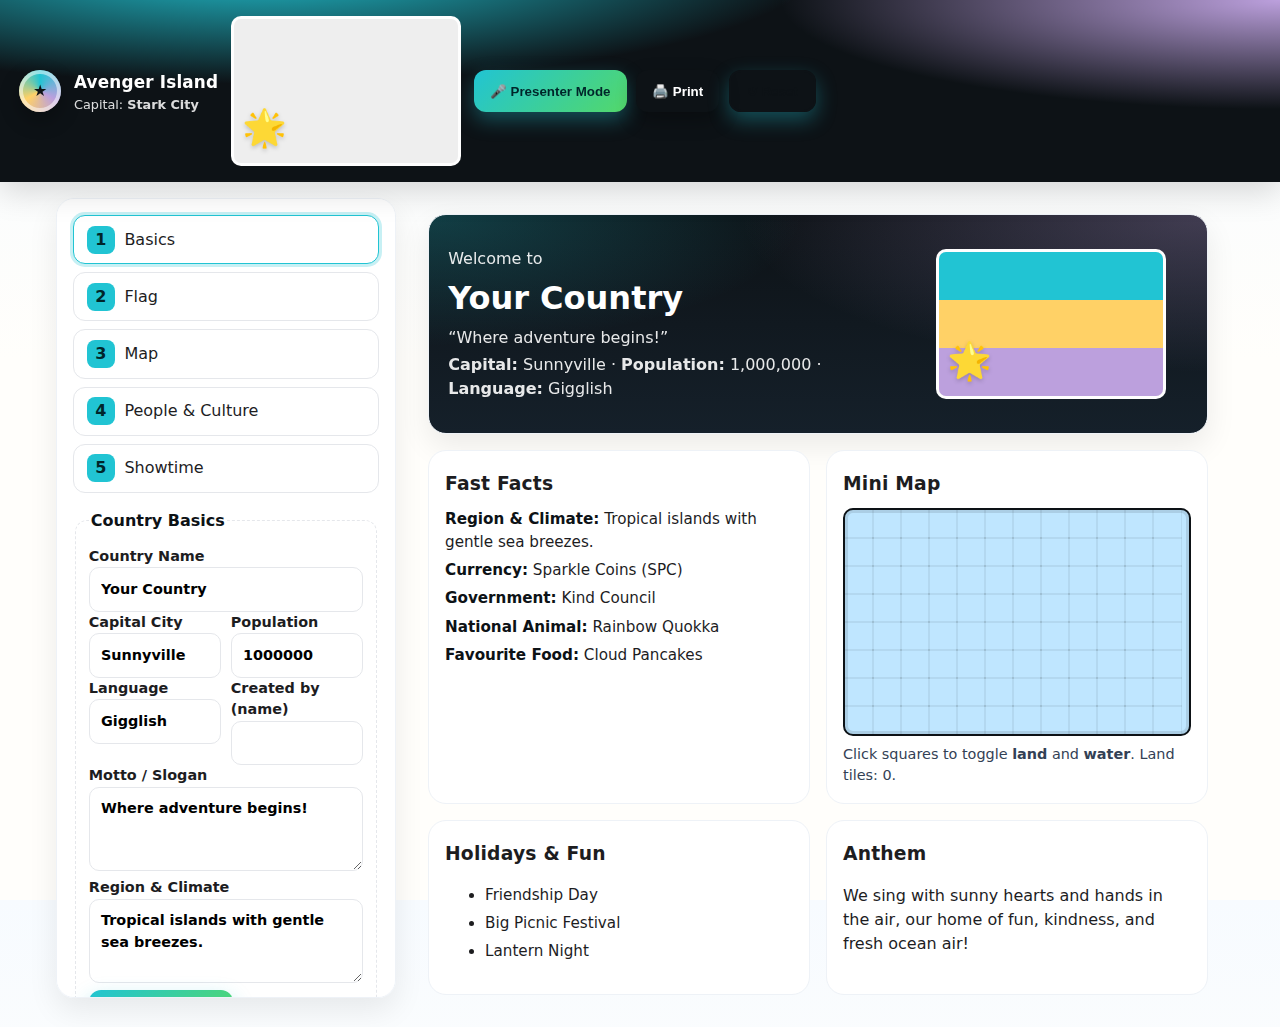
<file: Buildyourown.html>
<!DOCTYPE html>
<html lang="en-AU">
<head>
  <meta charset="UTF-8" />
  <meta name="viewport" content="width=device-width, initial-scale=1" />
  <title>Design‑A‑Country — Interactive Kids Presentation</title>
  <meta name="description" content="A fun, kid‑friendly website template to design your own country with a live preview, flag maker, mini map builder, and presenter mode."/>
  <style>
    :root{
      --ink:#1d1d1f;
      --bg:#fffefb;
      --card:#ffffff;
      --muted:#6b7280;
      --brand:#21c4d3;         /* playful cyan (Lachie fav) */
      --brand-2:#bca0dd;       /* lilac nod */
      --brand-3:#ffd166;       /* sunny */
      --accent:#53d86a;        /* happy green */
      --danger:#ef4444;
      --ring: 0 0 0 3px rgba(33,196,211,.25);
      --radius:18px;
      --shadow:0 12px 30px rgba(0,0,0,.08);
      --grid-w: 12; /* map grid width */
      --grid-h: 8;  /* map grid height */
    }

    *{box-sizing:border-box}
    html,body{height:100%}
    body{
      margin:0; font:16px/1.5 system-ui, -apple-system, Segoe UI, Roboto, "Helvetica Neue", Arial, "Noto Sans", "Apple Color Emoji", "Segoe UI Emoji";
      color:var(--ink); background:linear-gradient(180deg,#f7fbff, #fffefb 40%);
    }

    .app{
      display:grid; grid-template-columns: 340px 1fr; gap:1rem; padding:1rem; max-width:1200px; margin:0 auto 6rem;
    }

    header.topbar{
      position:sticky; top:0; z-index:5; background:radial-gradient(80% 120% at 20% -20%, var(--brand) 0%, transparent 55%),
                 radial-gradient(65% 100% at 100% 0%, var(--brand-2) 0%, transparent 60%), #0d1216;
      color:#fff; padding:1rem 1.2rem; display:flex; align-items:center; gap:.8rem; box-shadow:0 10px 30px rgba(0,0,0,.15);
    }
    header.topbar .logo{
      width:42px; height:42px; border-radius:50%; background:conic-gradient(from 0deg, var(--brand), var(--brand-2), var(--brand-3), var(--brand));
      box-shadow: inset 0 0 0 4px rgba(255,255,255,.5), 0 8px 20px rgba(0,0,0,.3);
      display:grid; place-items:center; font-weight:900; color:#0d1216;
    }
    header.topbar h1{ font-size:1.05rem; margin:.1rem 0 0; letter-spacing:.2px }
    header.topbar small{opacity:.85; display:block; font-size:.8rem}

    .card{ background:var(--card); border-radius:var(--radius); box-shadow:var(--shadow); border:1px solid #eef2f7 }

    /* Sidebar */
    .sidebar{ padding:1rem; position:sticky; top:84px; align-self:start; max-height: calc(100dvh - 100px); overflow:auto }
    .stepper{ display:grid; gap:.5rem; margin:0 0 1rem }
    .stepper button{
      all:unset; display:flex; align-items:center; gap:.6rem; padding:.6rem .8rem; border:1px solid #e5e7eb; border-radius:12px; cursor:pointer; background:#fff;
    }
    .stepper button.active{ border-color:var(--brand); box-shadow:var(--ring) }
    .stepper .n{ width:28px; height:28px; border-radius:8px; display:grid; place-items:center; font-weight:800; background:var(--brand); color:#00262a }

    .controls{ display:grid; gap:.9rem }
    .controls fieldset{ border:1px dashed #e5e7eb; border-radius:12px; padding:.8rem }
    .controls legend{ font-weight:800; color:#0d1216 }
    .row{ display:grid; grid-template-columns: 1fr 1fr; gap:.6rem }
    label{ display:block; font-weight:700; font-size:.9rem }
    input[type="text"], input[type="number"], textarea, select{
      width:100%; padding:.65rem .7rem; border:1px solid #e5e7eb; border-radius:10px; background:#fff; font:inherit;
    }
    textarea{ min-height:84px; resize:vertical }
    input[type="color"]{ width:100%; height:40px; padding:0; border:1px solid #e5e7eb; border-radius:10px; background:#fff }

    .btn{
      appearance:none; border:none; background:linear-gradient(135deg, var(--brand), var(--accent)); color:#00262a; font-weight:900;
      padding:.7rem 1rem; border-radius:12px; cursor:pointer; box-shadow:0 8px 20px rgba(33,196,211,.35);
    }
    .btn.secondary{ background:#0d1216; color:#fff; box-shadow:0 8px 20px rgba(0,0,0,.3) }
    .btn.outline{ background:transparent; border:2px solid #0d1216; color:#0d1216 }
    .actions{ display:flex; gap:.6rem; flex-wrap:wrap }

    /* Preview */
    .preview{ padding:1rem; display:grid; gap:1rem }
    .hero{
      background: radial-gradient(80% 100% at 0% 0%, rgba(33,196,211,.25), transparent 60%),
                 radial-gradient(100% 120% at 100% 0%, rgba(188,160,221,.3), transparent 60%),
                 linear-gradient(180deg,#0d1216,#15202a);
      color:#fff; border-radius:var(--radius); overflow:hidden; display:grid; grid-template-columns: 1.2fr .8fr; min-height:220px; align-items:center;
    }
    .hero .info{ padding:1.2rem 1.2rem }
    .hero h2{ font-size:2rem; margin:.2rem 0 }
    .hero p{ margin:.2rem 0; opacity:.9 }
    .hero .flag-wrap{ display:grid; place-items:center; padding:1rem }
    .flag{ width:230px; height:150px; border-radius:10px; overflow:hidden; border:3px solid rgba(255,255,255,.9); position:relative; background:#eee }
    .flag .emblem{ position:absolute; inset:auto auto 8px 8px; font-size:36px; filter:drop-shadow(0 2px 2px rgba(0,0,0,.2)) }

    .brochure{ display:grid; grid-template-columns: 1fr 1fr; gap:1rem }
    .panel{ padding:1rem; border:1px solid #eef2f7; border-radius:var(--radius); background:#fff }
    .panel h3{ margin:.2rem 0 .6rem; letter-spacing:.2px }
    .facts{ display:grid; gap:.35rem; font-size:.95rem }
    .facts strong{ color:#0d1216 }

    /* Map builder */
    .map-wrap{ display:grid; gap:.5rem }
    .map-grid{ --tile:28px; display:grid; grid-template-columns: repeat(var(--grid-w), var(--tile)); grid-auto-rows: var(--tile);
      background:var(--water,#bfe6ff); border:2px solid #0d1216; border-radius:10px; overflow:hidden; box-shadow: inset 0 0 0 3px rgba(0,0,0,.1);
    }
    .cell{ background:transparent; outline:1px solid rgba(0,0,0,.06) }
    .cell.land{ background:var(--land,#86d38c) }
    .map-legend{ font-size:.9rem; color:#334155 }

    /* Presenter mode */
    .presenter{ position:fixed; inset:0; background:#0b1116; color:#fff; z-index:50; display:none; flex-direction:column }
    .presenter.on{ display:flex }
    .presenter .stage{ flex:1; display:grid; place-items:center; padding:2rem }
    .slide{ width:min(1000px, 96vw); background:#0d1216; border:1px solid #2a3a46; border-radius:22px; box-shadow:0 30px 80px rgba(0,0,0,.5); overflow:hidden }
    .slide .title{ padding:2rem; background:linear-gradient(135deg, rgba(33,196,211,.25), rgba(188,160,221,.15)); border-bottom:1px solid #253341 }
    .slide .content{ padding:2rem; display:grid; gap:1rem }
    .slide .flag{ width:300px; height:200px; border:5px solid rgba(255,255,255,.8) }

    .presenter .controls{ padding:1rem; background:#070c10; border-top:1px solid #253341; display:flex; gap:.6rem; justify-content:center }

    /* Confetti */
    .confetti{ position:fixed; top:-10px; width:10px; height:14px; pointer-events:none; opacity:.9; animation:fall 2.8s linear forwards }
    @keyframes fall{ to{ transform: translateY(110vh) rotate(720deg) } }

    /* Print */
    @media print{
      header.topbar, .sidebar, .actions, .presenter{ display:none !important }
      .app{ grid-template-columns: 1fr; margin:0; padding:0 }
      .preview{ padding:0 }
      .panel{ break-inside:avoid }
    }

    /* Small screens */
    @media (max-width: 900px){
      .app{ grid-template-columns: 1fr; }
      .hero{ grid-template-columns: 1fr; text-align:center }
      .hero .flag-wrap{ order:-1 }
      .sidebar{ position:static; max-height:unset }
    }
  </style>
</head>
<body>
<header class="topbar">
  <div class="brand" style="display:flex;align-items:center;gap:.8rem">
    <div class="logo" aria-hidden="true">★</div>
    <div class="title">
      <h1 id="hdr-name">Avenger Island</h1>
      <small>Capital: <strong id="hdr-capital">Stark City</strong></small>
    </div>
  </div>

  <!-- Flag on the right of the header -->
  <div class="hero-flag">
    <div class="flag" id="hdr-flag">
      <div class="stripe" data-i="0"></div>
      <div class="stripe" data-i="1"></div>
      <div class="stripe" data-i="2"></div>
      <div class="emblem" id="hdr-emblem">🌟</div>
    </div>
  </div>

  <div class="actions">
    <button class="btn" id="btn-present">🎤 Presenter Mode</button>
    <button class="btn secondary" id="btn-print">🖨️ Print</button>
    <button class="btn outline" id="btn-reset">↺ Reset</button>
  </div>
</header>

  <main class="app">
    <!-- Sidebar: steps & inputs -->
    <aside class="sidebar card" aria-label="Builder">
      <nav class="stepper" id="stepper"></nav>
      <div class="controls" id="controls"></div>
    </aside>

    <!-- Live Preview -->
    <section class="preview">
      <section class="hero card">
        <div class="info">
          <p>Welcome to</p>
          <h2 id="pv-name">Your Country</h2>
          <p id="pv-motto">“Where adventure begins!”</p>
          <p><strong>Capital:</strong> <span id="pv-capital">Sunnyville</span> · <strong>Population:</strong> <span id="pv-pop">1,000,000</span> · <strong>Language:</strong> <span id="pv-lang">Gigglish</span></p>
        </div>
        <div class="flag-wrap">
          <div class="flag" id="pv-flag">
            <div class="stripe" data-i="0"></div>
            <div class="stripe" data-i="1"></div>
            <div class="stripe" data-i="2"></div>
            <div class="emblem" id="pv-emblem">🌟</div>
          </div>
        </div>
      </section>

      <div class="brochure">
        <article class="panel">
          <h3>Fast Facts</h3>
          <div class="facts">
            <div><strong>Region & Climate:</strong> <span id="pv-climate">Tropical islands with gentle sea breezes.</span></div>
            <div><strong>Currency:</strong> <span id="pv-currency">Sparkle Coins (SPC)</span></div>
            <div><strong>Government:</strong> <span id="pv-gov">Kind Council</span></div>
            <div><strong>National Animal:</strong> <span id="pv-animal">Rainbow Quokka</span></div>
            <div><strong>Favourite Food:</strong> <span id="pv-food">Cloud Pancakes</span></div>
          </div>
        </article>

        <article class="panel">
          <h3>Mini Map</h3>
          <div class="map-wrap">
            <div class="map-grid" id="map"></div>
            <div class="map-legend">Click squares to toggle <strong>land</strong> and <strong>water</strong>. Land tiles: <span id="land-count">0</span>.</div>
          </div>
        </article>

        <article class="panel">
          <h3>Holidays & Fun</h3>
          <ul id="pv-holidays" class="facts"></ul>
        </article>

        <article class="panel">
          <h3>Anthem</h3>
          <p id="pv-anthem">We sing with sunny hearts and hands in the air, our home of fun, kindness, and fresh ocean air!</p>
        </article>
      </div>
    </section>
  </main>

  <!-- Presenter overlay -->
  <section class="presenter" id="presenter" aria-hidden="true">
    <div class="stage">
      <div class="slide" id="slide">
        <div class="title">
          <h2 id="show-title">Welcome to Your Country</h2>
          <p id="show-sub">Capital: <span id="show-capital">Sunnyville</span> • Language: <span id="show-lang">Gigglish</span></p>
        </div>
        <div class="content">
          <div style="display:flex; gap:1.2rem; align-items:center; flex-wrap:wrap">
            <div class="flag" id="show-flag">
              <div class="stripe" data-i="0"></div>
              <div class="stripe" data-i="1"></div>
              <div class="stripe" data-i="2"></div>
              <div class="emblem" id="show-emblem">🌟</div>
            </div>
            <div>
              <p id="show-motto" style="font-size:1.3rem; opacity:.9"></p>
              <p><strong>Currency:</strong> <span id="show-currency"></span></p>
              <p><strong>Government:</strong> <span id="show-gov"></span></p>
              <p><strong>Animal:</strong> <span id="show-animal"></span> • <strong>Food:</strong> <span id="show-food"></span></p>
            </div>
          </div>
          <div>
            <h3>Holidays</h3>
            <ul id="show-holidays"></ul>
          </div>
        </div>
      </div>
    </div>
    <div class="controls">
      <button class="btn" id="prev-slide">◀ Prev</button>
      <button class="btn" id="next-slide">Next ▶</button>
      <button class="btn secondary" id="close-present">Close ✖</button>
    </div>
  </section>

  <script>
    // ---------- Data Model ----------
    const model = {
      basics: {
        name: 'Your Country', capital: 'Sunnyville', population: 1000000,
        language: 'Gigglish', motto: 'Where adventure begins!', climate: 'Tropical islands with gentle sea breezes.',
        createdBy: ''
      },
      flag: { layout: 'three-horizontal', c1: '#21c4d3', c2: '#ffd166', c3: '#bca0dd', emblem: '🌟' },
      culture: { currency: 'Sparkle Coins (SPC)', government: 'Kind Council', animal: 'Rainbow Quokka', food: 'Cloud Pancakes', anthem: 'We sing with sunny hearts and hands in the air, our home of fun, kindness, and fresh ocean air!', holidays: ['Friendship Day', 'Big Picnic Festival', 'Lantern Night'] },
      map: { w: parseInt(getComputedStyle(document.documentElement).getPropertyValue('--grid-w')), h: parseInt(getComputedStyle(document.documentElement).getPropertyValue('--grid-h')), landColor:'#86d38c', waterColor:'#bfe6ff', cells: [] },
    };

    // Populate map cells default (water)
    model.map.cells = Array.from({length: model.map.w * model.map.h}, () => 0);

    // ---------- Utilities ----------
    const $ = (sel, root=document) => root.querySelector(sel);
    const $$ = (sel, root=document) => [...root.querySelectorAll(sel)];

    const save = () => { localStorage.setItem('design-country-v1', JSON.stringify(model)); };
    const load = () => {
      try{ const d = JSON.parse(localStorage.getItem('design-country-v1')); if(d){ Object.assign(model.basics, d.basics||{}); Object.assign(model.flag, d.flag||{}); Object.assign(model.culture, d.culture||{}); if(d.map){ Object.assign(model.map, d.map); } } }
      catch(e){}
    };

    const randOf = arr => arr[Math.floor(Math.random()*arr.length)];

    // ---------- Stepper + Forms ----------
    const steps = [
      { id:'basics', label:'Basics' },
      { id:'flag', label:'Flag' },
      { id:'map', label:'Map' },
      { id:'culture', label:'People & Culture' },
      { id:'show', label:'Showtime' },
    ];

    function renderStepper(activeId='basics'){
      const stepper = $('#stepper');
      stepper.innerHTML = steps.map((s,i)=>
        `<button class="${s.id===activeId?'active':''}" data-goto="${s.id}"><span class="n">${i+1}</span>${s.label}</button>`
      ).join('');
      stepper.addEventListener('click', e=>{
        const b = e.target.closest('button[data-goto]');
        if(!b) return; renderControls(b.dataset.goto); $$('#stepper button').forEach(x=>x.classList.remove('active')); b.classList.add('active');
      }, {once:true});
    }

    function renderControls(section='basics'){
      const c = $('#controls');
      if(section==='basics'){
        c.innerHTML = `
          <fieldset><legend>Country Basics</legend>
            <label>Country Name<input id="in-name" type="text" placeholder="e.g., Starland" value="${model.basics.name}"></label>
            <div class="row">
              <label>Capital City<input id="in-cap" type="text" value="${model.basics.capital}"></label>
              <label>Population<input id="in-pop" type="number" min="1" value="${model.basics.population}"></label>
            </div>
            <div class="row">
              <label>Language<input id="in-lang" type="text" value="${model.basics.language}"></label>
              <label>Created by (name)<input id="in-by" type="text" value="${model.basics.createdBy||''}"></label>
            </div>
            <label>Motto / Slogan<textarea id="in-motto">${model.basics.motto}</textarea></label>
            <label>Region & Climate<textarea id="in-climate">${model.basics.climate}</textarea></label>
            <div class="actions">
              <button class="btn" id="btn-ideas-basics">🎲 Random ideas</button>
            </div>
          </fieldset>`;
        $('#in-name').addEventListener('input', e=>{ model.basics.name = e.target.value; sync(); save(); });
        $('#in-cap').addEventListener('input', e=>{ model.basics.capital = e.target.value; sync(); save(); });
        $('#in-pop').addEventListener('input', e=>{ model.basics.population = +e.target.value||0; sync(); save(); });
        $('#in-lang').addEventListener('input', e=>{ model.basics.language = e.target.value; sync(); save(); });
        $('#in-by').addEventListener('input', e=>{ model.basics.createdBy = e.target.value; save(); });
        $('#in-motto').addEventListener('input', e=>{ model.basics.motto = e.target.value; sync(); save(); });
        $('#in-climate').addEventListener('input', e=>{ model.basics.climate = e.target.value; sync(); save(); });
        $('#btn-ideas-basics').addEventListener('click', ()=>{
          model.basics.name = randOf(['Cyan Shores','Lilac Peak','Sunny Archipelago','Aurora Isles','Quokka Quay','Starlight Republic']);
          model.basics.capital = randOf(['Brighton Bay','Cloud City','Aurora Point','Willow Town']);
          model.basics.language = randOf(['Gigglish','Auralian','SunSpeak','Code-ish']);
          model.basics.motto = randOf(['Where adventure begins!','Be kind. Be brave. Be curious.','Dream it, build it, share it.']);
          sync(); renderControls('basics'); save();
        });
      }
      if(section==='flag'){
        c.innerHTML = `
          <fieldset><legend>Flag Designer</legend>
            <div class="row">
              <label>Layout
                <select id="in-layout">
                  <option value="solid">Solid</option>
                  <option value="two-horizontal">Two stripes (horizontal)</option>
                  <option value="three-horizontal">Three stripes (horizontal)</option>
                  <option value="three-vertical">Three stripes (vertical)</option>
                </select>
              </label>
              <label>Emblem (emoji)
                <input id="in-emblem" type="text" maxlength="3" value="${model.flag.emblem}">
              </label>
            </div>
            <div class="row">
              <label>Colour 1<input id="c1" type="color" value="${model.flag.c1}"></label>
              <label>Colour 2<input id="c2" type="color" value="${model.flag.c2}"></label>
            </div>
            <div class="row">
              <label>Colour 3<input id="c3" type="color" value="${model.flag.c3}"></label>
              <label>—</label>
            </div>
            <div class="actions">
              <button class="btn" id="btn-ideas-flag">🎲 Random flag</button>
            </div>
          </fieldset>`;
        $('#in-layout').value = model.flag.layout;
        $('#in-layout').addEventListener('change', e=>{ model.flag.layout = e.target.value; syncFlag(); save(); })
        $('#in-emblem').addEventListener('input', e=>{ model.flag.emblem = e.target.value || '🌟'; syncFlag(); save(); })
        $('#c1').addEventListener('input', e=>{ model.flag.c1 = e.target.value; syncFlag(); save(); })
        $('#c2').addEventListener('input', e=>{ model.flag.c2 = e.target.value; syncFlag(); save(); })
        $('#c3').addEventListener('input', e=>{ model.flag.c3 = e.target.value; syncFlag(); save(); })
        $('#btn-ideas-flag').addEventListener('click', ()=>{
          const palettes = [
            ['#21c4d3','#ffd166','#bca0dd'],
            ['#ff9d7d','#7cde7b','#7ab8ff'],
            ['#ff7b54','#ffd166','#0ea5e9'],
            ['#111827','#22d3ee','#fde047']
          ];
          [model.flag.c1, model.flag.c2, model.flag.c3] = randOf(palettes);
          model.flag.layout = randOf(['solid','two-horizontal','three-horizontal','three-vertical']);
          model.flag.emblem = randOf(['🌟','🦘','🦄','🐬','🛡️','⚡','🌈']);
          syncFlag(); renderControls('flag'); save();
        });
      }
      if(section==='map'){
        c.innerHTML = `
          <fieldset><legend>Mini Map Builder</legend>
            <div class="row">
              <label>Land Colour<input id="land-color" type="color" value="${model.map.landColor}"></label>
              <label>Water Colour<input id="water-color" type="color" value="${model.map.waterColor}"></label>
            </div>
            <div class="row">
              <label>Width (tiles)<input id="map-w" type="number" min="6" max="24" value="${model.map.w}"></label>
              <label>Height (tiles)<input id="map-h" type="number" min="4" max="16" value="${model.map.h}"></label>
            </div>
            <div class="actions">
              <button class="btn" id="map-clear">🧹 Clear Map</button>
              <button class="btn secondary" id="map-random">✨ Random Islands</button>
            </div>
          </fieldset>`;
        $('#land-color').addEventListener('input', e=>{ model.map.landColor = e.target.value; syncMapColours(); save(); });
        $('#water-color').addEventListener('input', e=>{ model.map.waterColor = e.target.value; syncMapColours(); save(); });
        $('#map-w').addEventListener('change', e=>{ resizeMap(+e.target.value, model.map.h); });
        $('#map-h').addEventListener('change', e=>{ resizeMap(model.map.w, +e.target.value); });
        $('#map-clear').addEventListener('click', ()=>{ model.map.cells = model.map.cells.map(()=>0); renderMap(); sync(); save(); });
        $('#map-random').addEventListener('click', ()=>{ randomIslands(); renderMap(); sync(); save(); confetti(); });
      }
      if(section==='culture'){
        c.innerHTML = `
          <fieldset><legend>People & Culture</legend>
            <div class="row">
              <label>Currency<input id="in-currency" type="text" value="${model.culture.currency}"></label>
              <label>Government<input id="in-gov" type="text" value="${model.culture.government}"></label>
            </div>
            <div class="row">
              <label>National Animal<input id="in-animal" type="text" value="${model.culture.animal}"></label>
              <label>Favourite Food<input id="in-food" type="text" value="${model.culture.food}"></label>
            </div>
            <label>Anthem<textarea id="in-anthem">${model.culture.anthem}</textarea></label>
            <label>Holidays (one per line)<textarea id="in-holidays">${model.culture.holidays.join('\n')}</textarea></label>
            <div class="actions">
              <button class="btn" id="btn-ideas-culture">🎲 Random culture</button>
              <button class="btn secondary" id="btn-finish">🎉 I’m Done — Celebrate!</button>
            </div>
          </fieldset>`;
        $('#in-currency').addEventListener('input', e=>{ model.culture.currency = e.target.value; sync(); save(); });
        $('#in-gov').addEventListener('input', e=>{ model.culture.government = e.target.value; sync(); save(); });
        $('#in-animal').addEventListener('input', e=>{ model.culture.animal = e.target.value; sync(); save(); });
        $('#in-food').addEventListener('input', e=>{ model.culture.food = e.target.value; sync(); save(); });
        $('#in-anthem').addEventListener('input', e=>{ model.culture.anthem = e.target.value; sync(); save(); });
        $('#in-holidays').addEventListener('input', e=>{ model.culture.holidays = e.target.value.split(/\n+/).map(s=>s.trim()).filter(Boolean); sync(); save(); });
        $('#btn-ideas-culture').addEventListener('click', ()=>{
          model.culture.currency = randOf(['Quokka Quids (QQ)','Starlings (STL)','Sunbeams (SBN)','Builder Bucks (BBK)']);
          model.culture.government = randOf(['Kind Council','Explorer Guild','Inventors Assembly','Treehouse Parliament']);
                    model.culture.animal = randOf(['Rainbow Quokka','Sky Dolphin','Glow Tortoise','Sugar Glider']);
          model.culture.food = randOf(['Cloud Pancakes','Lava Lasagne (mild!)','Sunfruit Skewers','Moonlight Noodles']);
          model.culture.holidays = randOf([["Friendship Day","Big Picnic Festival","Lantern Night"],["Maker Monday","Sky Lantern Eve","Kindness Carnival"],["National Nap Day","Ocean Parade","Star Shower Night"]]);
          sync(); renderControls('culture'); save();
        });
        $('#btn-finish').addEventListener('click', ()=>{ confetti(120); setTimeout(()=>confetti(120), 400); });
      }
      if(section==='show'){
        c.innerHTML = `
          <fieldset><legend>Showtime</legend>
            <p>Open <strong>Presenter Mode</strong> to show the class a big, beautiful slide with your flag and facts. You can also print as a handout.</p>
            <div class="actions">
              <button class="btn" id="go-present">🎤 Open Presenter</button>
              <button class="btn secondary" id="go-print">🖨️ Print Handout</button>
            </div>
          </fieldset>`;
        $('#go-present').addEventListener('click', ()=> presenter(true));
        $('#go-print').addEventListener('click', ()=> window.print());
      }
    }

    // ---------- Preview Sync ----------
    function sync(){
      $('#pv-name').textContent = model.basics.name || 'Your Country';
      $('#pv-motto').textContent = '“' + (model.basics.motto||'') + '”';
      $('#pv-capital').textContent = model.basics.capital || '—';
      $('#pv-pop').textContent = model.basics.population.toLocaleString();
      $('#pv-lang').textContent = model.basics.language || '—';
      $('#pv-climate').textContent = model.basics.climate || '';
      $('#pv-currency').textContent = model.culture.currency || '';
      $('#pv-gov').textContent = model.culture.government || '';
      $('#pv-animal').textContent = model.culture.animal || '';
      $('#pv-food').textContent = model.culture.food || '';
      $('#pv-anthem').textContent = model.culture.anthem || '';
      const holUl = $('#pv-holidays'); holUl.innerHTML = model.culture.holidays.map(h=>`<li>${h}</li>`).join('');

      // Presenter
      $('#show-title').textContent = model.basics.name || 'Your Country';
      $('#show-sub').innerHTML = `Capital: <span id="show-capital">${model.basics.capital}</span> • Language: <span id="show-lang">${model.basics.language}</span>`;
      $('#show-motto').textContent = '“' + (model.basics.motto||'') + '”';
      $('#show-currency').textContent = model.culture.currency;
      $('#show-gov').textContent = model.culture.government;
      $('#show-animal').textContent = model.culture.animal;
      $('#show-food').textContent = model.culture.food;
      const sHol = $('#show-holidays'); sHol.innerHTML = model.culture.holidays.map(h=>`<li>${h}</li>`).join('');

      syncFlag();
      syncMapColours();
    }

    function syncFlag(){
      const apply = (wrap, F) => {
        const f = $(wrap);
        if(!f) return;
        const s0 = f.querySelector('.stripe[data-i="0"]');
        const s1 = f.querySelector('.stripe[data-i="1"]');
        const s2 = f.querySelector('.stripe[data-i="2"]');
        const em = f.querySelector('.emblem');
        em.textContent = model.flag.emblem || '🌟';
        // Reset
        [s0,s1,s2].forEach(el=>{ el.style.display='none'; el.style.position='absolute'; el.style.inset='0' });
        s0.style.background = model.flag.c1; s1.style.background = model.flag.c2; s2.style.background = model.flag.c3;
        if(model.flag.layout==='solid'){
          s0.style.display='block';
        } else if(model.flag.layout==='two-horizontal'){
          s0.style.display='block'; s1.style.display='block';
          s0.style.height='50%'; s1.style.height='50%'; s1.style.top='50%';
        } else if(model.flag.layout==='three-horizontal'){
          s0.style.display='block'; s1.style.display='block'; s2.style.display='block';
          s0.style.height='33.34%'; s1.style.height='33.34%'; s2.style.height='33.34%';
          s1.style.top='33.34%'; s2.style.top='66.66%';
        } else if(model.flag.layout==='three-vertical'){
          s0.style.display='block'; s1.style.display='block'; s2.style.display='block';
          s0.style.width='33.34%'; s1.style.width='33.34%'; s2.style.width='33.34%';
          s0.style.height='100%'; s1.style.height='100%'; s2.style.height='100%';
          s1.style.left='33.34%'; s2.style.left='66.66%';
        }
      };
      apply('#pv-flag');
      apply('#show-flag');
      $('#pv-emblem').textContent = model.flag.emblem || '🌟';
      $('#show-emblem').textContent = model.flag.emblem || '🌟';
    }

    // ---------- Map ----------
    const mapEl = $('#map');
    let drawDown = false;

    function renderMap(){
      mapEl.style.setProperty('--grid-w', model.map.w);
      mapEl.innerHTML = '';
      model.map.cells.forEach((v,i)=>{
        const d = document.createElement('div'); d.className = 'cell' + (v? ' land':'' ); d.dataset.i=i;
        mapEl.appendChild(d);
      });
      syncMapColours();
      updateLandCount();
    }

    function syncMapColours(){
      mapEl.style.setProperty('--land', model.map.landColor);
      mapEl.style.setProperty('--water', model.map.waterColor);
      $$('#show-flag .stripe, #pv-flag .stripe').forEach(()=>{}); // noop, but keeps parity
    }

    function updateLandCount(){ $('#land-count').textContent = model.map.cells.filter(Boolean).length; }

    function resizeMap(w,h){
      w = Math.max(6, Math.min(24, w));
      h = Math.max(4, Math.min(16, h));
      const old = model.map;
      const newCells = Array.from({length:w*h}, (_,idx)=>{
        const x = idx % w, y = Math.floor(idx/w);
        if(x<old.w && y<old.h){ return old.cells[y*old.w + x] } else { return 0 }
      });
      model.map.w=w; model.map.h=h; model.map.cells=newCells; renderMap(); save();
    }

    function toggleCell(i,force){
      model.map.cells[i] = (force!==undefined? force : (model.map.cells[i]?0:1));
       mapEl.children[i].classList.toggle('land', !!model.map.cells[i]);
      updateLandCount(); save();
    }

    function randomIslands(){
      const {w,h} = model.map;
      model.map.cells = model.map.cells.map(()=> Math.random()<0.22 ? 1 : 0);
      // Simple smoothing: turn isolated waters around land into land sometimes
      for(let y=0;y<h;y++){
        for(let x=0;x<w;x++){
          const i=y*w+x; const n = neighbours(x,y,w,h);
          const count = n.reduce((a,ix)=>a+(model.map.cells[ix]||0),0);
          if(count>=4) model.map.cells[i]=1;
        }
      }
    }
    function neighbours(x,y,w,h){
      const arr=[]; for(let dy=-1;dy<=1;dy++){ for(let dx=-1;dx<=1;dx++){ if(dx||dy){ const nx=x+dx, ny=y+dy; if(nx>=0&&ny>=0&&nx<w&&ny<h){ arr.push(ny*w+nx) } } } } return arr;
    }

    mapEl.addEventListener('mousedown', e=>{ drawDown=true; const cell=e.target.closest('.cell'); if(cell) toggleCell(+cell.dataset.i); });
    mapEl.addEventListener('mouseover', e=>{ if(!drawDown) return; const cell=e.target.closest('.cell'); if(cell) toggleCell(+cell.dataset.i,1); });
    window.addEventListener('mouseup', ()=> drawDown=false);

    // ---------- Presenter Mode ----------
    function presenter(on){
      const p = $('#presenter');
      p.classList.toggle('on', !!on);
      p.setAttribute('aria-hidden', on? 'false':'true');
    }

    // ---------- Confetti ----------
    function confetti(amount=60){
      const colours = [model.flag.c1, model.flag.c2, model.flag.c3, '#ffffff'];
      for(let i=0;i<amount;i++){
        const d = document.createElement('div'); d.className='confetti';
        d.style.left = Math.random()*100 + 'vw';
        d.style.background = randOf(colours);
        d.style.transform = `translateY(-10px) rotate(${Math.random()*360}deg)`;
        d.style.animationDuration = 1.8 + Math.random()*1.6 + 's';
        d.style.width = (6+Math.random()*8)+'px'; d.style.height=(8+Math.random()*10)+'px';
        document.body.appendChild(d);
        setTimeout(()=> d.remove(), 3000);
      }
    }

    // ---------- Header actions ----------
    $('#btn-present').addEventListener('click', ()=> presenter(true));
    $('#btn-print').addEventListener('click', ()=> window.print());
    $('#btn-reset').addEventListener('click', ()=>{
      if(!confirm('Reset everything?')) return;
      localStorage.removeItem('design-country-v1'); location.reload();
    });

    $('#close-present').addEventListener('click', ()=> presenter(false));
    $('#prev-slide').addEventListener('click', ()=> alert('Tip: Use this single slide to introduce your country. (Add more slides later if you like!)'));
    $('#next-slide').addEventListener('click', ()=> alert('Tip: Talk about your holidays and what makes your country special.'));

    $('#btn-present').addEventListener('pointerenter', ()=>{ /* cute sparkle hint */});

    // ---------- Boot ----------
    load();
    renderStepper('basics');
    renderControls('basics');
    renderMap();
    sync();
  </script>
</body>
</html>
</file>
